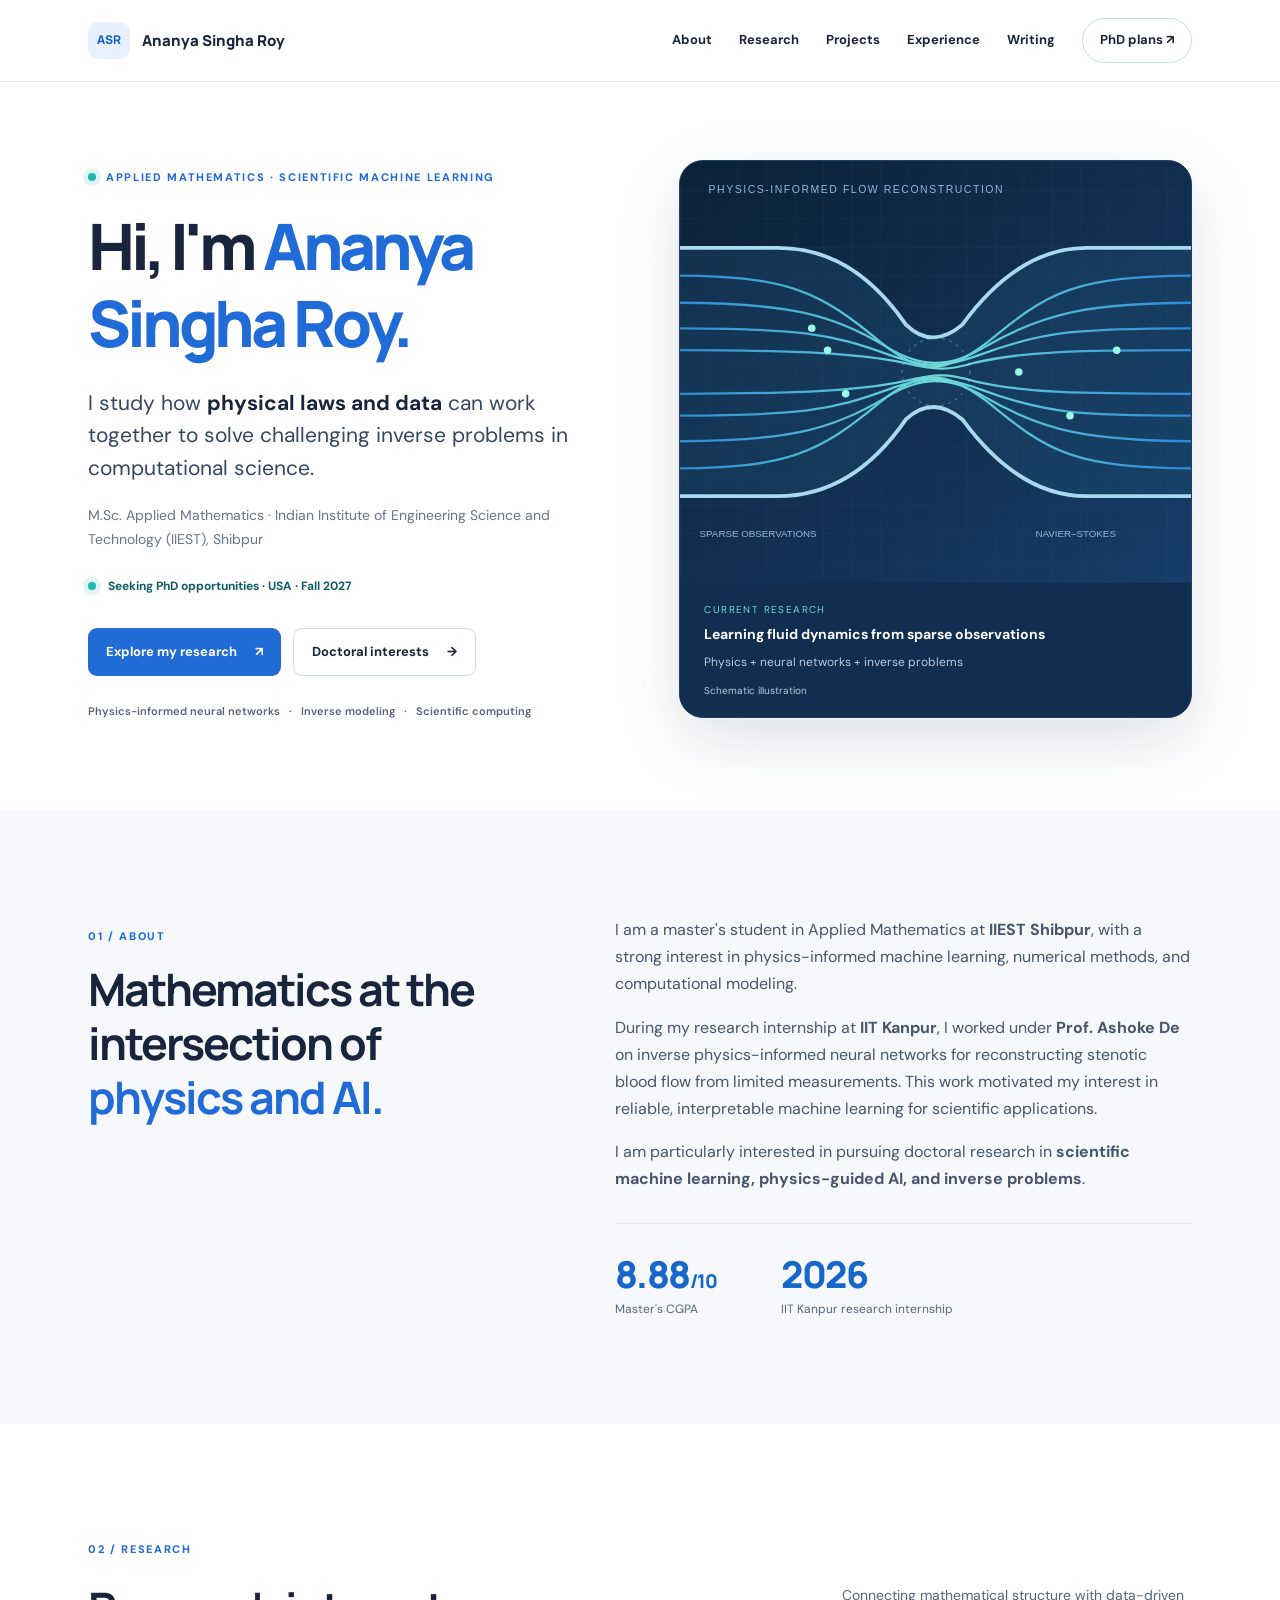
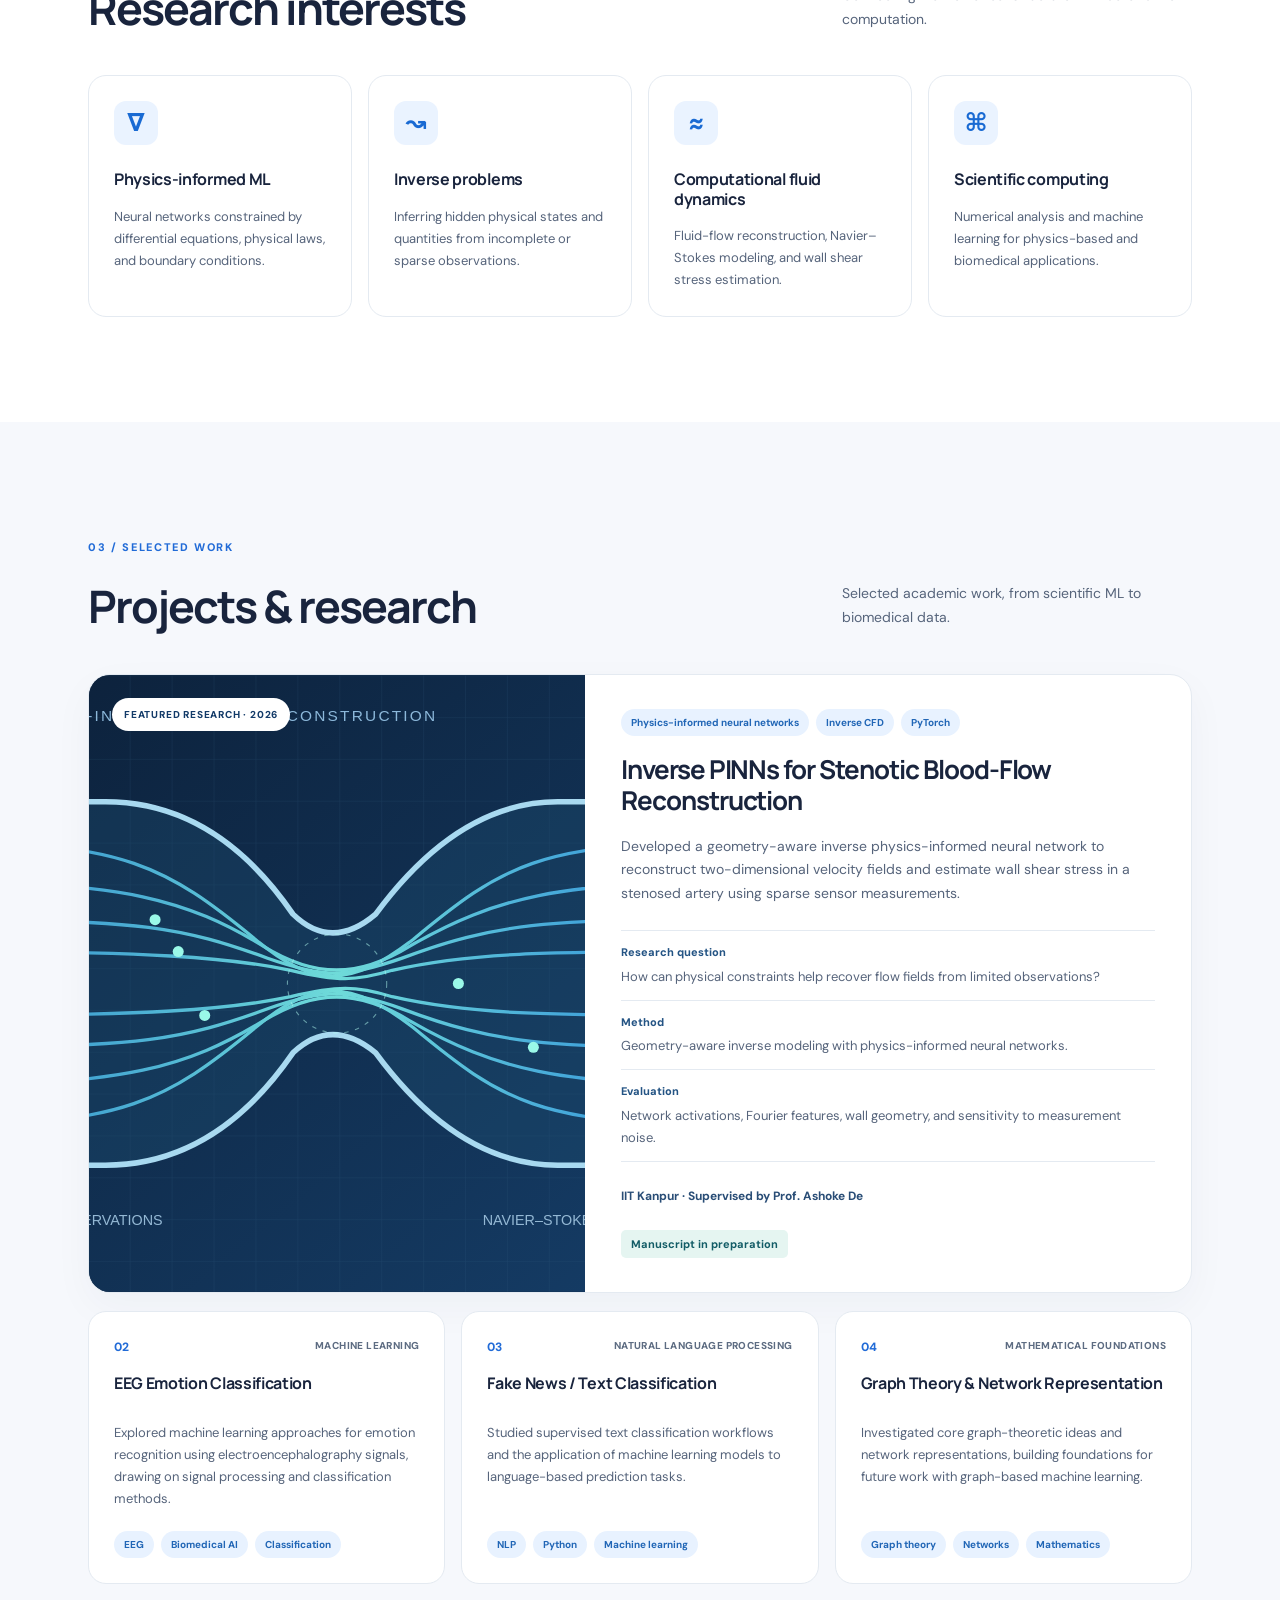
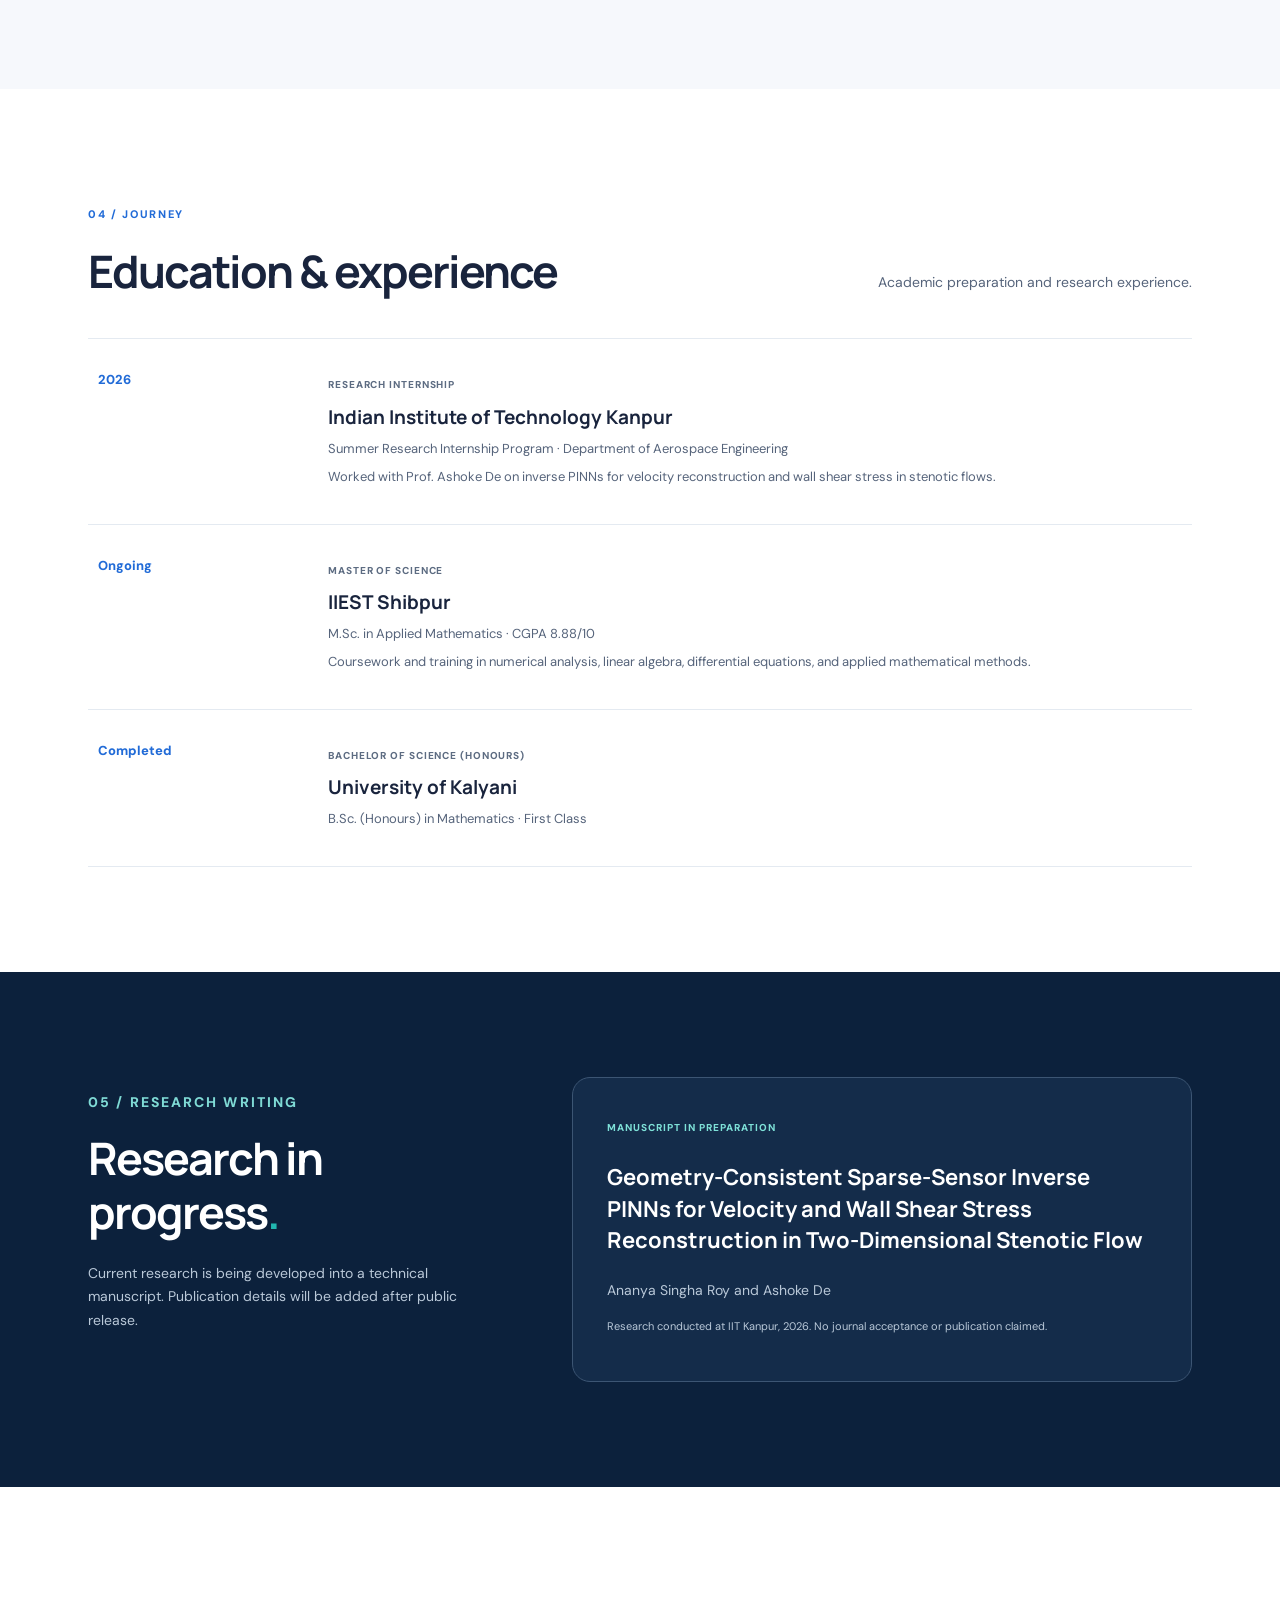
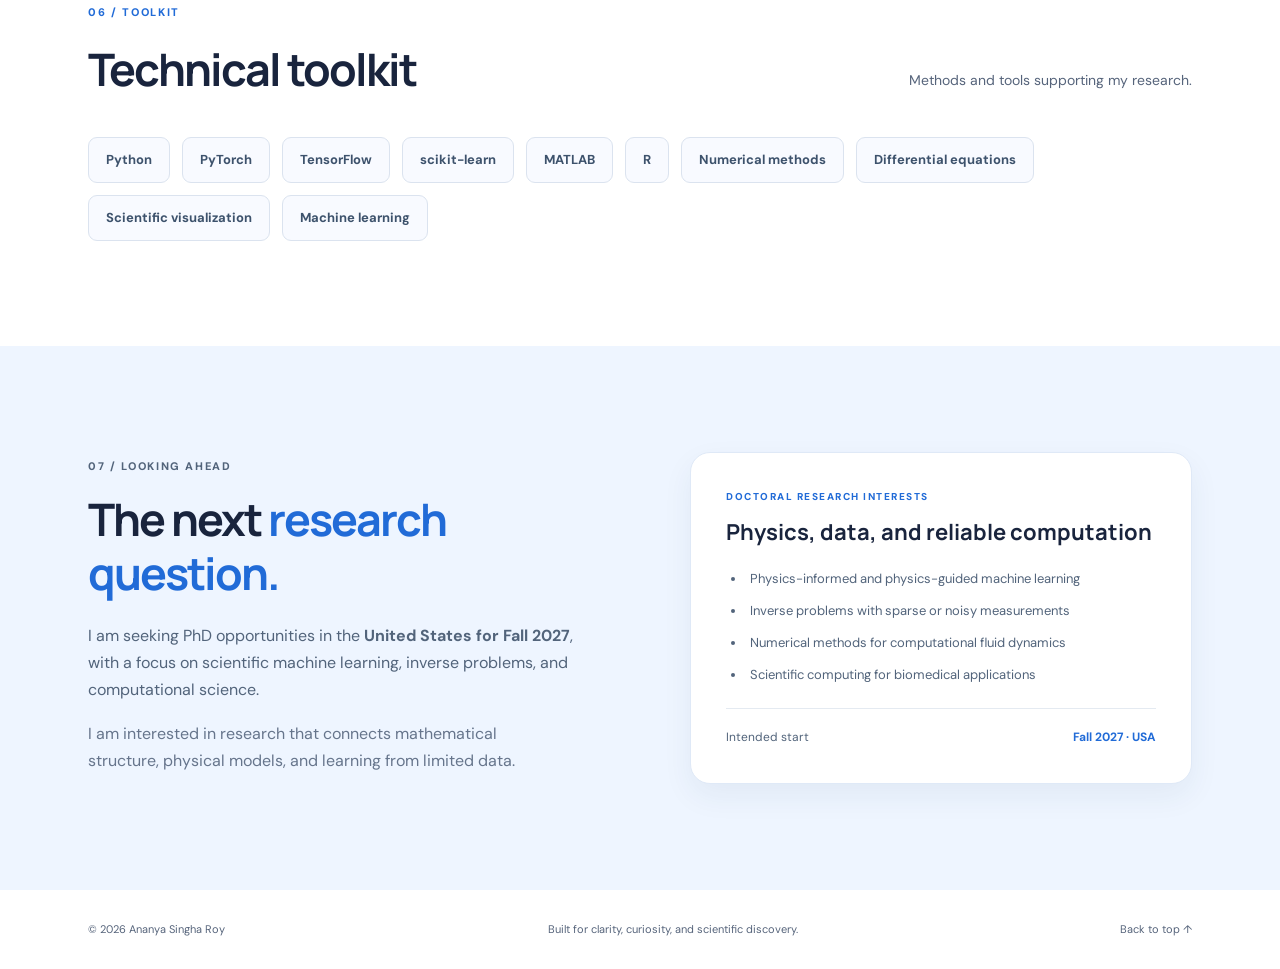
<file: ananya-academic-site/index.html>
<!doctype html>
<html lang="en">
<head>
  <meta charset="UTF-8">
  <meta name="viewport" content="width=device-width, initial-scale=1">
  <meta name="theme-color" content="#f7f8fc">
  <meta name="description" content="Ananya Singha Roy — Applied Mathematics researcher seeking Fall 2027 PhD opportunities in the USA in scientific machine learning, inverse problems, and computational science.">
  <meta property="og:type" content="website">
  <meta property="og:title" content="Ananya Singha Roy | Applied Mathematics & Scientific ML">
  <meta property="og:description" content="Scientific machine learning, inverse problems, and computational modeling. Seeking PhD opportunities in the USA for Fall 2027.">
  <meta property="og:url" content="https://adityacmandal.github.io/ananya-academic-site/">
  <link rel="canonical" href="https://adityacmandal.github.io/ananya-academic-site/">
  <title>Ananya Singha Roy | Scientific ML · Fall 2027 PhD</title>
  <link rel="icon" href="assets/favicon.svg" type="image/svg+xml">
  <link rel="stylesheet" href="styles.css">
  <script defer src="script.js"></script>
</head>
<body>
  <a class="skip-link" href="#main">Skip to content</a>
  <header class="site-header">
    <div class="container nav-wrap">
      <a class="wordmark" href="#home" aria-label="Ananya Singha Roy home"><span class="logo-mark">ASR</span><span>Ananya Singha Roy</span></a>
      <button class="menu-button" id="menuButton" type="button" aria-expanded="false" aria-controls="navLinks" aria-label="Open menu"><span></span><span></span><span></span></button>
      <nav class="nav-links" id="navLinks" aria-label="Main navigation">
        <a href="#about">About</a><a href="#research">Research</a><a href="#projects">Projects</a><a href="#experience">Experience</a><a href="#publications">Writing</a><a href="#phd" class="nav-cta">PhD plans <span aria-hidden="true">↗</span></a>
      </nav>
    </div>
  </header>
  <main id="main">
    <section class="hero container" id="home">
      <div class="hero-text">
        <p class="eyebrow"><span class="status-dot"></span> Applied mathematics · Scientific machine learning</p>
        <h1>Hi, I'm <span>Ananya<br>Singha Roy.</span></h1>
        <p class="hero-description">I study how <strong>physical laws and data</strong> can work together to solve challenging inverse problems in computational science.</p>
        <p class="hero-secondary">M.Sc. Applied Mathematics · Indian Institute of Engineering Science and Technology (IIEST), Shibpur</p>
        <p class="application-status"><span class="status-dot" aria-hidden="true"></span> Seeking PhD opportunities · USA · Fall 2027</p>
        <div class="hero-actions"><a class="button button-primary" href="#projects">Explore my research <span aria-hidden="true">↗</span></a><a class="button button-outline" href="#phd">Doctoral interests <span aria-hidden="true">→</span></a></div>
        <div class="hero-meta"><span>Physics-informed neural networks</span><span>·</span><span>Inverse modeling</span><span>·</span><span>Scientific computing</span></div>
      </div>
      <figure class="hero-visual"><img src="assets/flow-illustration.svg" width="680" height="560" alt="Conceptual streamlines through a narrowed flow channel; schematic illustration, not simulation data"><figcaption class="visual-caption"><span class="caption-label">CURRENT RESEARCH</span><strong>Learning fluid dynamics from sparse observations</strong><span>Physics + neural networks + inverse problems</span><small>Schematic illustration</small></figcaption></figure>
    </section>
    <section class="section section-soft" id="about"><div class="container two-col"><div><p class="section-kicker">01 / ABOUT</p><h2>Mathematics at the intersection of <em>physics and AI.</em></h2></div><div class="body-copy"><p>I am a master's student in Applied Mathematics at <strong>IIEST Shibpur</strong>, with a strong interest in physics-informed machine learning, numerical methods, and computational modeling.</p><p>During my research internship at <strong>IIT Kanpur</strong>, I worked under <strong>Prof. Ashoke De</strong> on inverse physics-informed neural networks for reconstructing stenotic blood flow from limited measurements. This work motivated my interest in reliable, interpretable machine learning for scientific applications.</p><p>I am particularly interested in pursuing doctoral research in <strong>scientific machine learning, physics-guided AI, and inverse problems</strong>.</p><div class="quick-facts"><div><span class="fact-number">8.88<span class="fact-unit">/10</span></span><span class="fact-label">Master's CGPA</span></div><div><span class="fact-number">2026</span><span class="fact-label">IIT Kanpur research internship</span></div></div></div></div></section>
    <section class="section" id="research"><div class="container"><p class="section-kicker">02 / RESEARCH</p><div class="section-heading"><h2>Research interests</h2><p>Connecting mathematical structure with data-driven computation.</p></div><div class="interest-grid"><article class="interest-card"><span class="interest-icon">∇</span><h3>Physics-informed ML</h3><p>Neural networks constrained by differential equations, physical laws, and boundary conditions.</p></article><article class="interest-card"><span class="interest-icon">↝</span><h3>Inverse problems</h3><p>Inferring hidden physical states and quantities from incomplete or sparse observations.</p></article><article class="interest-card"><span class="interest-icon">≈</span><h3>Computational fluid dynamics</h3><p>Fluid-flow reconstruction, Navier–Stokes modeling, and wall shear stress estimation.</p></article><article class="interest-card"><span class="interest-icon">⌘</span><h3>Scientific computing</h3><p>Numerical analysis and machine learning for physics-based and biomedical applications.</p></article></div></div></section>
    <section class="section section-soft" id="projects"><div class="container"><p class="section-kicker">03 / SELECTED WORK</p><div class="section-heading"><h2>Projects & research</h2><p>Selected academic work, from scientific ML to biomedical data.</p></div>
      <article class="featured-project"><div class="featured-graphic"><img src="assets/flow-illustration.svg" loading="lazy" alt="Schematic of flow through a narrowed channel"><span class="graphic-badge">FEATURED RESEARCH · 2026</span></div><div class="featured-content"><div class="project-tags"><span>Physics-informed neural networks</span><span>Inverse CFD</span><span>PyTorch</span></div><h3>Inverse PINNs for Stenotic Blood-Flow Reconstruction</h3><p>Developed a geometry-aware inverse physics-informed neural network to reconstruct two-dimensional velocity fields and estimate wall shear stress in a stenosed artery using sparse sensor measurements.</p><dl class="research-details"><div><dt>Research question</dt><dd>How can physical constraints help recover flow fields from limited observations?</dd></div><div><dt>Method</dt><dd>Geometry-aware inverse modeling with physics-informed neural networks.</dd></div><div><dt>Evaluation</dt><dd>Network activations, Fourier features, wall geometry, and sensitivity to measurement noise.</dd></div></dl><p class="project-context">IIT Kanpur · Supervised by Prof. Ashoke De</p><p class="research-status">Manuscript in preparation</p></div></article>
      <div class="project-grid"><article class="project-card"><div class="card-index">02 <span>Machine learning</span></div><h3>EEG Emotion Classification</h3><p>Explored machine learning approaches for emotion recognition using electroencephalography signals, drawing on signal processing and classification methods.</p><div class="project-tags"><span>EEG</span><span>Biomedical AI</span><span>Classification</span></div></article><article class="project-card"><div class="card-index">03 <span>Natural language processing</span></div><h3>Fake News / Text Classification</h3><p>Studied supervised text classification workflows and the application of machine learning models to language-based prediction tasks.</p><div class="project-tags"><span>NLP</span><span>Python</span><span>Machine learning</span></div></article><article class="project-card"><div class="card-index">04 <span>Mathematical foundations</span></div><h3>Graph Theory & Network Representation</h3><p>Investigated core graph-theoretic ideas and network representations, building foundations for future work with graph-based machine learning.</p><div class="project-tags"><span>Graph theory</span><span>Networks</span><span>Mathematics</span></div></article></div>
    </div></section>
    <section class="section" id="experience"><div class="container"><p class="section-kicker">04 / JOURNEY</p><div class="section-heading"><h2>Education & experience</h2><p>Academic preparation and research experience.</p></div><div class="timeline"><div class="timeline-item"><div class="timeline-time">2026</div><div><span class="timeline-type">Research internship</span><h3>Indian Institute of Technology Kanpur</h3><p>Summer Research Internship Program · Department of Aerospace Engineering</p><p>Worked with Prof. Ashoke De on inverse PINNs for velocity reconstruction and wall shear stress in stenotic flows.</p></div></div><div class="timeline-item"><div class="timeline-time">Ongoing</div><div><span class="timeline-type">Master of Science</span><h3>IIEST Shibpur</h3><p>M.Sc. in Applied Mathematics · CGPA 8.88/10</p><p>Coursework and training in numerical analysis, linear algebra, differential equations, and applied mathematical methods.</p></div></div><div class="timeline-item"><div class="timeline-time">Completed</div><div><span class="timeline-type">Bachelor of Science (Honours)</span><h3>University of Kalyani</h3><p>B.Sc. (Honours) in Mathematics · First Class</p></div></div></div></div></section>
    <section class="section section-dark" id="publications"><div class="container dark-grid"><div><p class="section-kicker">05 / RESEARCH WRITING</p><h2>Research in progress<span class="period">.</span></h2><p>Current research is being developed into a technical manuscript. Publication details will be added after public release.</p></div><div class="paper"><span class="paper-status">MANUSCRIPT IN PREPARATION</span><h3>Geometry-Consistent Sparse-Sensor Inverse PINNs for Velocity and Wall Shear Stress Reconstruction in Two-Dimensional Stenotic Flow</h3><p>Ananya Singha Roy and Ashoke De</p><p>Research conducted at IIT Kanpur, 2026. No journal acceptance or publication claimed.</p></div></div></section>
    <section class="section" id="skills"><div class="container"><p class="section-kicker">06 / TOOLKIT</p><div class="section-heading"><h2>Technical toolkit</h2><p>Methods and tools supporting my research.</p></div><div class="skills-row"><span>Python</span><span>PyTorch</span><span>TensorFlow</span><span>scikit-learn</span><span>MATLAB</span><span>R</span><span>Numerical methods</span><span>Differential equations</span><span>Scientific visualization</span><span>Machine learning</span></div></div></section>
    <section class="contact-section" id="phd"><div class="container contact-inner"><div><p class="section-kicker">07 / LOOKING AHEAD</p><h2>The next <em>research question.</em></h2><p>I am seeking PhD opportunities in the <strong>United States for Fall 2027</strong>, with a focus on scientific machine learning, inverse problems, and computational science.</p><p>I am interested in research that connects mathematical structure, physical models, and learning from limited data.</p></div><div class="contact-panel"><p class="section-kicker">DOCTORAL RESEARCH INTERESTS</p><h3>Physics, data, and reliable computation</h3><ul class="phd-interests"><li>Physics-informed and physics-guided machine learning</li><li>Inverse problems with sparse or noisy measurements</li><li>Numerical methods for computational fluid dynamics</li><li>Scientific computing for biomedical applications</li></ul><div class="intake"><span>Intended start</span><strong>Fall 2027 · USA</strong></div></div></div></section>
  </main>
  <footer class="footer"><div class="container footer-inner"><p>© <span id="year">2026</span> Ananya Singha Roy</p><p>Built for clarity, curiosity, and scientific discovery.</p><a href="#home">Back to top ↑</a></div></footer>
</body></html>
</file>
<file: ananya-academic-site/styles.css>
@import url('https://fonts.googleapis.com/css2?family=DM+Sans:wght@400;500;600;700&family=Manrope:wght@400;500;600;700;800&display=swap');
:root{--ink:#19243d;--muted:#68748a;--navy:#102646;--accent:#216bd7;--teal:#21b6b0;--paper:#fff;--soft:#f6f8fc;--line:#e4eaf1;--radius:18px}*{box-sizing:border-box}html{scroll-behavior:smooth}body{margin:0;color:var(--ink);font-family:'DM Sans',system-ui,sans-serif;line-height:1.7;background:var(--paper)}a{color:inherit;text-decoration:none}img{display:block;max-width:100%}button{font:inherit}.container{max-width:1160px;padding:0 28px;margin:auto}.skip-link{position:absolute;top:-70px;left:12px;background:#fff;padding:12px;z-index:30}.skip-link:focus{top:10px}.site-header{height:82px;position:sticky;top:0;background:rgba(255,255,255,.92);backdrop-filter:blur(14px);border-bottom:1px solid var(--line);z-index:20}.nav-wrap,.wordmark,.nav-links{display:flex;align-items:center}.nav-wrap{height:100%;justify-content:space-between}.wordmark{font-weight:800;font-family:Manrope,sans-serif;gap:12px;font-size:15px}.logo-mark{background:#e8f0ff;color:#1763c3;border-radius:10px;padding:8px 9px;font-size:12px}.nav-links{gap:27px;font-size:13px;font-weight:700}.nav-links>a:hover,.footer a:hover{color:var(--accent)}.nav-cta{padding:10px 17px;border:1px solid #cbd7ed;border-radius:30px}.menu-button{display:none;border:0;background:transparent;cursor:pointer}.menu-button span{display:block;width:24px;height:2px;background:var(--ink);margin:5px}.hero{min-height:640px;display:grid;grid-template-columns:1.02fr .98fr;align-items:center;gap:58px;padding-top:75px;padding-bottom:90px}.eyebrow,.section-kicker{font-size:11px;font-weight:800;letter-spacing:.15em;color:var(--accent);text-transform:uppercase}.eyebrow{display:flex;gap:10px;align-items:center}.status-dot{width:8px;height:8px;border-radius:50%;background:var(--teal);box-shadow:0 0 0 5px #def7f3}.hero h1,h2,h3{font-family:Manrope,sans-serif;line-height:1.21}.hero h1{font-size:clamp(42px,5vw,74px);letter-spacing:-.065em;margin:20px 0 25px;font-weight:800}.hero h1 span{color:var(--accent)}.hero-description{font-size:21px;line-height:1.55;max-width:560px;margin:0 0 20px;color:#354661}.hero-description strong{color:var(--ink)}.hero-secondary{color:var(--muted);font-size:14px;max-width:520px}.hero-actions{display:flex;gap:12px;margin:32px 0 26px;flex-wrap:wrap}.button{display:inline-flex;align-items:center;gap:18px;border-radius:9px;padding:12px 18px;font-size:13px;font-weight:700;transition:.2s}.button:hover{transform:translateY(-2px)}.button-primary{background:var(--accent);color:white}.button-outline{border:1px solid #ccd7e7}.hero-meta{display:flex;gap:9px;flex-wrap:wrap;color:#77849a;font-size:11px;font-weight:600}.hero-visual{overflow:hidden;border-radius:24px;background:#102744;box-shadow:0 22px 65px rgba(20,49,82,.14);border:1px solid #213f65}.hero-visual img{width:100%;aspect-ratio:1.21;object-fit:cover}.visual-caption{background:#112d50;color:#fff;padding:18px 24px;display:flex;flex-direction:column;gap:5px}.visual-caption strong{font-size:14px}.visual-caption>span:last-child{color:#b9cadf;font-size:12px}.caption-label{font-size:10px;letter-spacing:.14em;color:#70d8d3}.section{padding:105px 0;scroll-margin-top:80px}.section-soft{background:var(--soft)}.two-col{display:grid;grid-template-columns:.85fr 1.15fr;gap:100px}.section h2,.contact-section h2{font-size:clamp(30px,3.5vw,47px);letter-spacing:-.045em;margin:16px 0 22px}.section h2 em,.contact-section h2 em{font-style:normal;color:var(--accent)}.body-copy p{margin-top:0;margin-bottom:16px;color:#47556d}.quick-facts{border-top:1px solid var(--line);margin-top:30px;padding-top:25px;display:flex;gap:65px}.quick-facts>div{display:flex;flex-direction:column}.fact-number{font:800 37px Manrope;color:#1767cb;letter-spacing:-.04em}.fact-unit{font-size:19px}.fact-label{font-size:12px;color:var(--muted)}.section-heading{display:flex;justify-content:space-between;gap:30px;align-items:end;margin-bottom:30px}.section-heading h2{margin:10px 0}.section-heading>p{color:var(--muted);max-width:350px;font-size:14px}.interest-grid{display:grid;grid-template-columns:repeat(4,1fr);gap:16px}.interest-card,.project-card{border:1px solid var(--line);background:#fff;border-radius:var(--radius);padding:25px}.interest-icon{display:grid;place-items:center;width:44px;height:44px;background:#eaf3ff;border-radius:12px;color:#196ad3;font-size:25px;font-weight:700;margin-bottom:25px}.interest-card h3,.project-card h3{font-size:16px;letter-spacing:-.02em}.interest-card p,.project-card p{font-size:13px;color:#68758b;margin-bottom:0}.featured-project{display:grid;grid-template-columns:.9fr 1.1fr;background:white;border:1px solid var(--line);border-radius:22px;overflow:hidden;box-shadow:0 14px 40px rgba(15,43,85,.04)}.featured-graphic{position:relative;background:#112947;min-height:370px}.featured-graphic img{width:100%;height:100%;object-fit:cover}.graphic-badge{position:absolute;top:23px;left:23px;font-size:10px;letter-spacing:.08em;background:#fff;color:#123a68;padding:8px 12px;border-radius:30px;font-weight:800}.featured-content{padding:34px 36px}.featured-content h3{font-size:26px;letter-spacing:-.04em;margin:18px 0}.featured-content>p{font-size:14px;color:#56647b}.project-tags{display:flex;gap:7px;flex-wrap:wrap}.project-tags span{font-size:10px;font-weight:700;border-radius:30px;padding:5px 10px;background:#e8f2ff;color:#2166b6}.metrics{display:flex;gap:32px;margin-top:24px}.metrics>div{display:flex;flex-direction:column}.metrics strong{font:800 27px Manrope;color:var(--accent)}.metrics span{font-size:11px;color:var(--muted)}.featured-content .metric-footnote{font-size:10px;color:#8390a3}.featured-content .project-context{color:#294d76;font-weight:700;font-size:12px}.project-grid{display:grid;grid-template-columns:repeat(3,1fr);gap:16px;margin-top:18px}.project-card{min-height:260px;display:flex;flex-direction:column}.project-card .project-tags{margin-top:auto;padding-top:20px}.card-index{color:var(--accent);font-weight:800;font-size:12px}.card-index span{float:right;color:#92a0b3;font-size:10px;text-transform:uppercase;letter-spacing:.04em}.note-line{color:#8a96a7;font-size:12px;margin-top:24px}.timeline{border-top:1px solid var(--line)}.timeline-item{display:grid;grid-template-columns:200px 1fr;gap:30px;padding:30px 10px;border-bottom:1px solid var(--line)}.timeline-time{font-weight:800;color:var(--accent);font-size:13px}.timeline-type{color:#8290a5;text-transform:uppercase;letter-spacing:.09em;font-weight:800;font-size:10px}.timeline-item h3{font-size:19px;margin:9px 0}.timeline-item p{color:#67748a;font-size:13px;margin:6px 0}.section-dark{background:#0c213c;color:white}.dark-grid{display:grid;grid-template-columns:.8fr 1.2fr;gap:70px}.section-dark .section-kicker{color:#7fdad5}.section-dark h2{max-width:400px}.period{color:var(--teal)}.section-dark p{color:#b9c8d8;font-size:14px}.paper{border:1px solid #3c5573;padding:34px;border-radius:18px;background:#142c4a}.paper-status{font-size:10px;letter-spacing:.1em;font-weight:800;color:#7ee1d8}.paper h3{font-size:22px;line-height:1.45}.paper p:last-child{font-size:11px}.skills-row{display:flex;flex-wrap:wrap;gap:12px}.skills-row span{border:1px solid #dbe3ef;background:#f8faff;padding:11px 17px;border-radius:9px;font-size:13px;font-weight:700;color:#3d526c}.contact-section{padding:100px 0;background:#eef5ff;scroll-margin-top:80px}.contact-inner{display:grid;grid-template-columns:1fr 1fr;gap:100px;align-items:center}.contact-inner>div:first-child>p:last-child{color:#66758c;max-width:470px}.contact-panel{background:#fff;padding:35px;border:1px solid #dfe9f7;border-radius:20px;box-shadow:0 12px 30px #213b6110}.contact-panel h3{font-size:22px;margin:0}.contact-panel p,.contact-panel small{font-size:12px;color:#8a97a9}.contact-links{display:flex;flex-direction:column;margin:20px 0 12px}.contact-links a{display:flex;justify-content:space-between;border-top:1px solid var(--line);padding:13px 0;font-size:13px;font-weight:700}.contact-links a:hover{color:var(--accent)}.footer{padding:30px 0}.footer-inner{display:flex;align-items:center;justify-content:space-between;gap:20px;color:#8491a3;font-size:11px}.footer-inner p{margin:0}:focus-visible{outline:3px solid #2ab3cf;outline-offset:3px}@media(max-width:920px){.hero{gap:30px}.interest-grid{grid-template-columns:repeat(2,1fr)}.two-col{gap:40px}.project-grid{grid-template-columns:1fr 1fr}.contact-inner{gap:50px}}@media(max-width:700px){.container{padding:0 20px}.site-header{height:70px}.menu-button{display:block}.nav-links{display:none;position:absolute;left:0;right:0;top:70px;background:#fff;box-shadow:0 20px 30px #19304a17;padding:20px;flex-direction:column;align-items:stretch;gap:13px}.nav-links.open{display:flex}.hero{grid-template-columns:1fr;gap:30px;padding-top:52px;padding-bottom:64px}.hero h1{font-size:50px}.hero-description{font-size:18px}.hero-visual{max-width:520px}.section{padding:70px 0}.two-col,.featured-project,.dark-grid,.contact-inner{grid-template-columns:1fr;gap:25px}.section-heading{display:block}.interest-grid,.project-grid{grid-template-columns:1fr}.featured-graphic{min-height:270px}.featured-content{padding:25px}.timeline-item{grid-template-columns:1fr;gap:5px}.quick-facts{gap:36px}.footer-inner{flex-wrap:wrap}.contact-section{padding:70px 0}}
@media(prefers-reduced-motion:reduce){html{scroll-behavior:auto}*{transition:none!important}}

/* Application focus and accessible reading details. */
.hero-visual{margin:0;min-width:0}
.hero-visual img{height:auto}
.hero-visual .visual-caption>span:last-of-type{color:#b9cadf;font-size:12px}
.visual-caption small{color:#b9cadf;font-size:10px;margin-top:5px}
.application-status{display:flex;align-items:center;gap:12px;color:#125c66;font-size:12px;font-weight:700;margin:24px 0 0}
.application-status .status-dot,.eyebrow .status-dot{flex-shrink:0}
.research-details{margin:24px 0;border-top:1px solid var(--line)}
.research-details>div{padding:12px 0;border-bottom:1px solid var(--line)}
.research-details dt{font-size:11px;font-weight:800;color:#245484}
.research-details dd{margin:4px 0 0;color:#56647b;font-size:13px}
.featured-content .research-status{display:inline-block;font-size:11px;font-weight:700;color:#125c66;background:#e5f5f1;border-radius:5px;padding:5px 10px;margin-bottom:0}
.contact-inner>div>p{color:#52647b}
.contact-panel .section-kicker{color:var(--accent);font-size:10px;margin:0 0 14px}
.phd-interests{padding-left:20px;font-size:13px;color:#52647b;margin:22px 0}
.phd-interests li{padding-left:4px;margin:10px 0}
.intake{display:flex;justify-content:space-between;flex-wrap:wrap;gap:8px;border-top:1px solid var(--line);padding-top:18px;font-size:12px}
.intake span{color:#52647b}
.intake strong{color:var(--accent)}
.hero-meta,.fact-label,.section-heading>p,.interest-card p,.project-card p,.timeline-item p,.footer-inner{color:#56647b}
.timeline-type,.card-index span{color:#5d6c82}
section[id],#main{scroll-margin-top:100px}
section[tabindex="-1"]:focus{outline:none}
.hero>*,.two-col>*,.contact-inner>*,.dark-grid>*{min-width:0}

@media(max-width:900px){
  .site-header{height:70px}
  .js .menu-button{display:block;min-width:44px;min-height:44px}
  .nav-links{display:none;position:absolute;left:0;right:0;top:70px;background:#fff;box-shadow:0 20px 30px #19304a17;padding:20px;flex-direction:column;align-items:stretch;gap:6px}
  .nav-links.open{display:flex}
  .nav-links>a{padding:10px 16px;min-height:44px}
  .hero{gap:28px}
  .hero h1{font-size:clamp(42px,6vw,64px)}
  .hero-description{font-size:18px}
  .hero-actions .button{gap:10px}
  .hero .eyebrow{font-size:10px;letter-spacing:.08em}
  html:not(.js) .site-header{height:auto;position:static}
  html:not(.js) .nav-wrap{flex-wrap:wrap;padding-top:14px;padding-bottom:14px;gap:12px}
  html:not(.js) .nav-links{display:flex;flex-direction:row;flex-wrap:wrap;position:static;box-shadow:none;padding:0;font-size:12px}
  html:not(.js) .menu-button{display:none}
}

@media(max-width:380px){
  .hero h1{font-size:42px}
  .application-status{font-size:11px}
  .contact-panel{padding:24px}
  .hero-actions .button{font-size:12px}
}

@media print{
  body{font-size:11pt;color:#111}
  .site-header,.skip-link,.hero-actions,.hero-visual,.featured-graphic,.footer a{display:none}
  .container{max-width:none;padding:0}
  .hero,.two-col,.featured-project,.dark-grid,.contact-inner{display:block;min-height:0}
  .hero,.section,.contact-section{padding:16px 0}
  .hero h1{font-size:32pt}
  .section h2,.contact-section h2{font-size:22pt}
  .section-soft,.section-dark,.contact-section,.paper{background:#fff;color:#111}
  .section-dark p,.section-dark .section-kicker,.paper-status{color:#333}
  .featured-project,.paper,.contact-panel{box-shadow:none;border:1px solid #bbb}
  .interest-card,.project-card,.timeline-item,.paper{break-inside:avoid}
  .project-grid{grid-template-columns:repeat(3,1fr)}
  .footer-inner{font-size:9pt}
}
</file>
